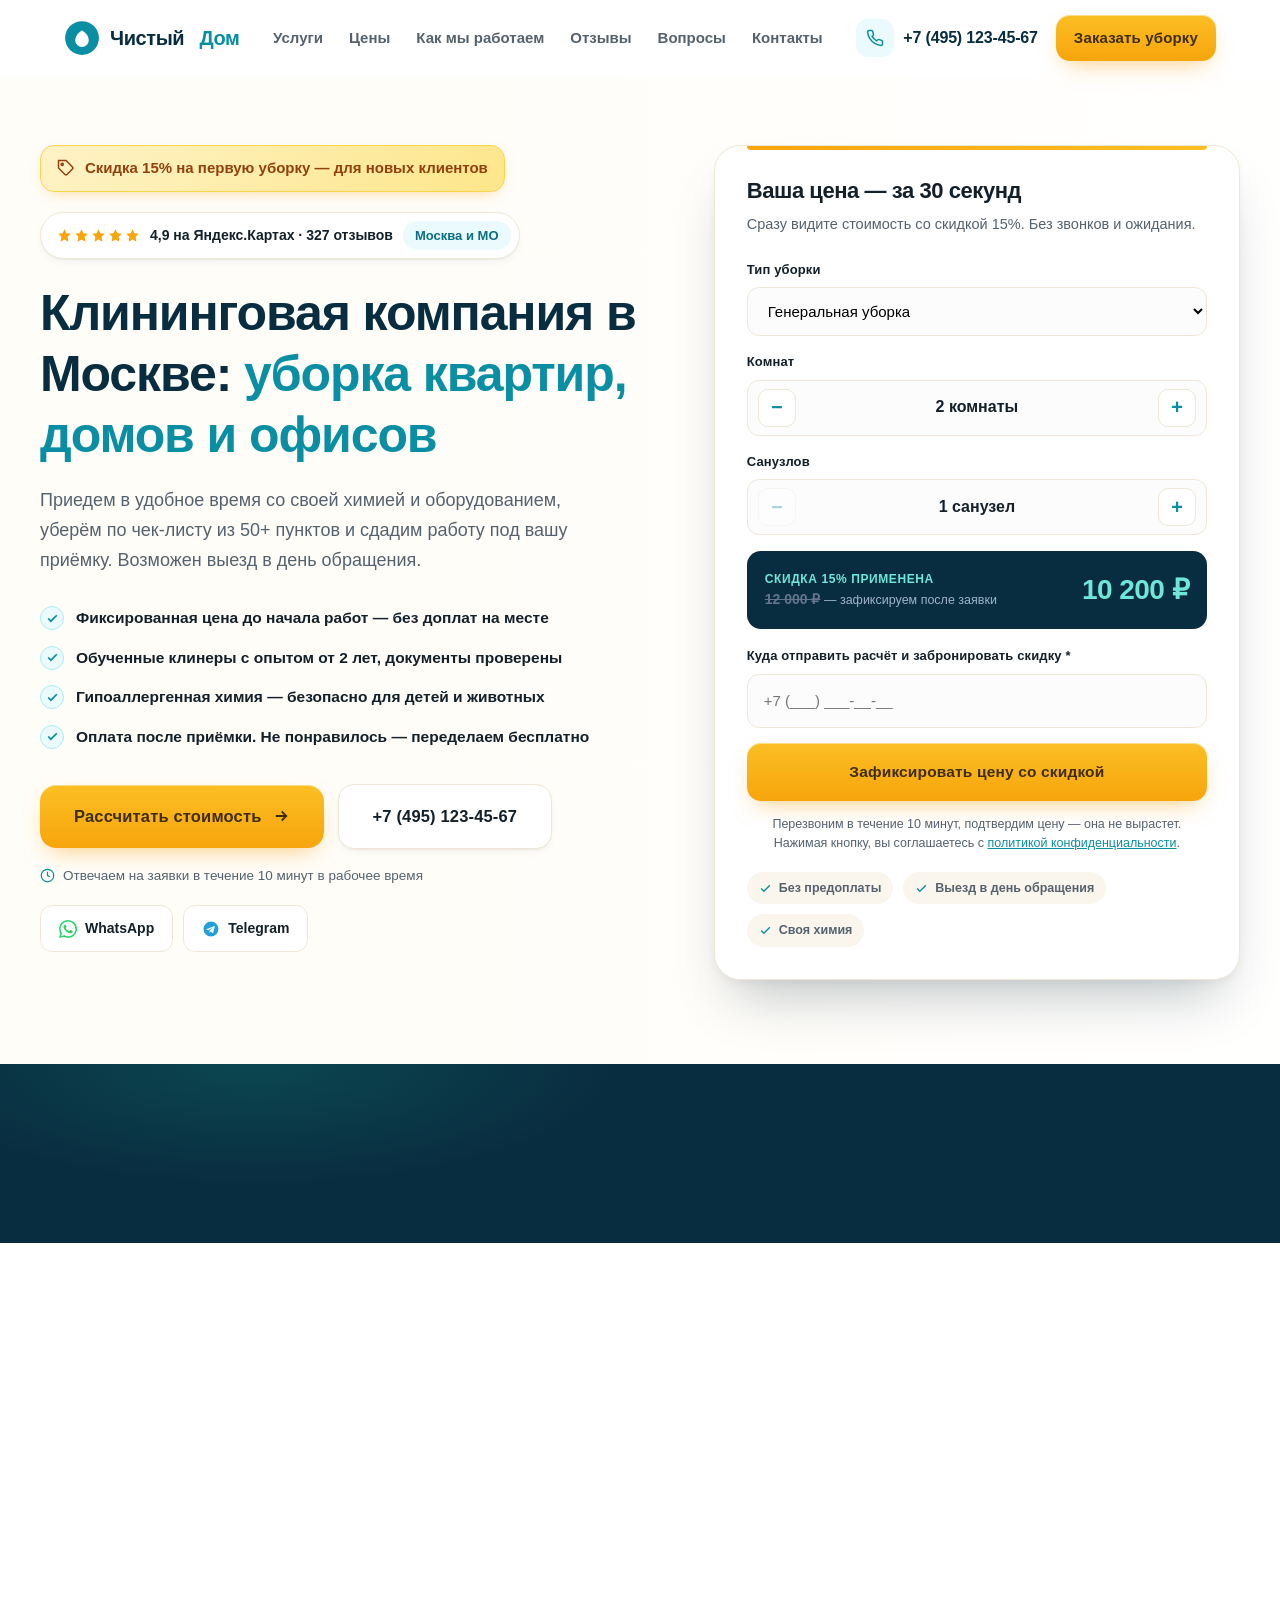
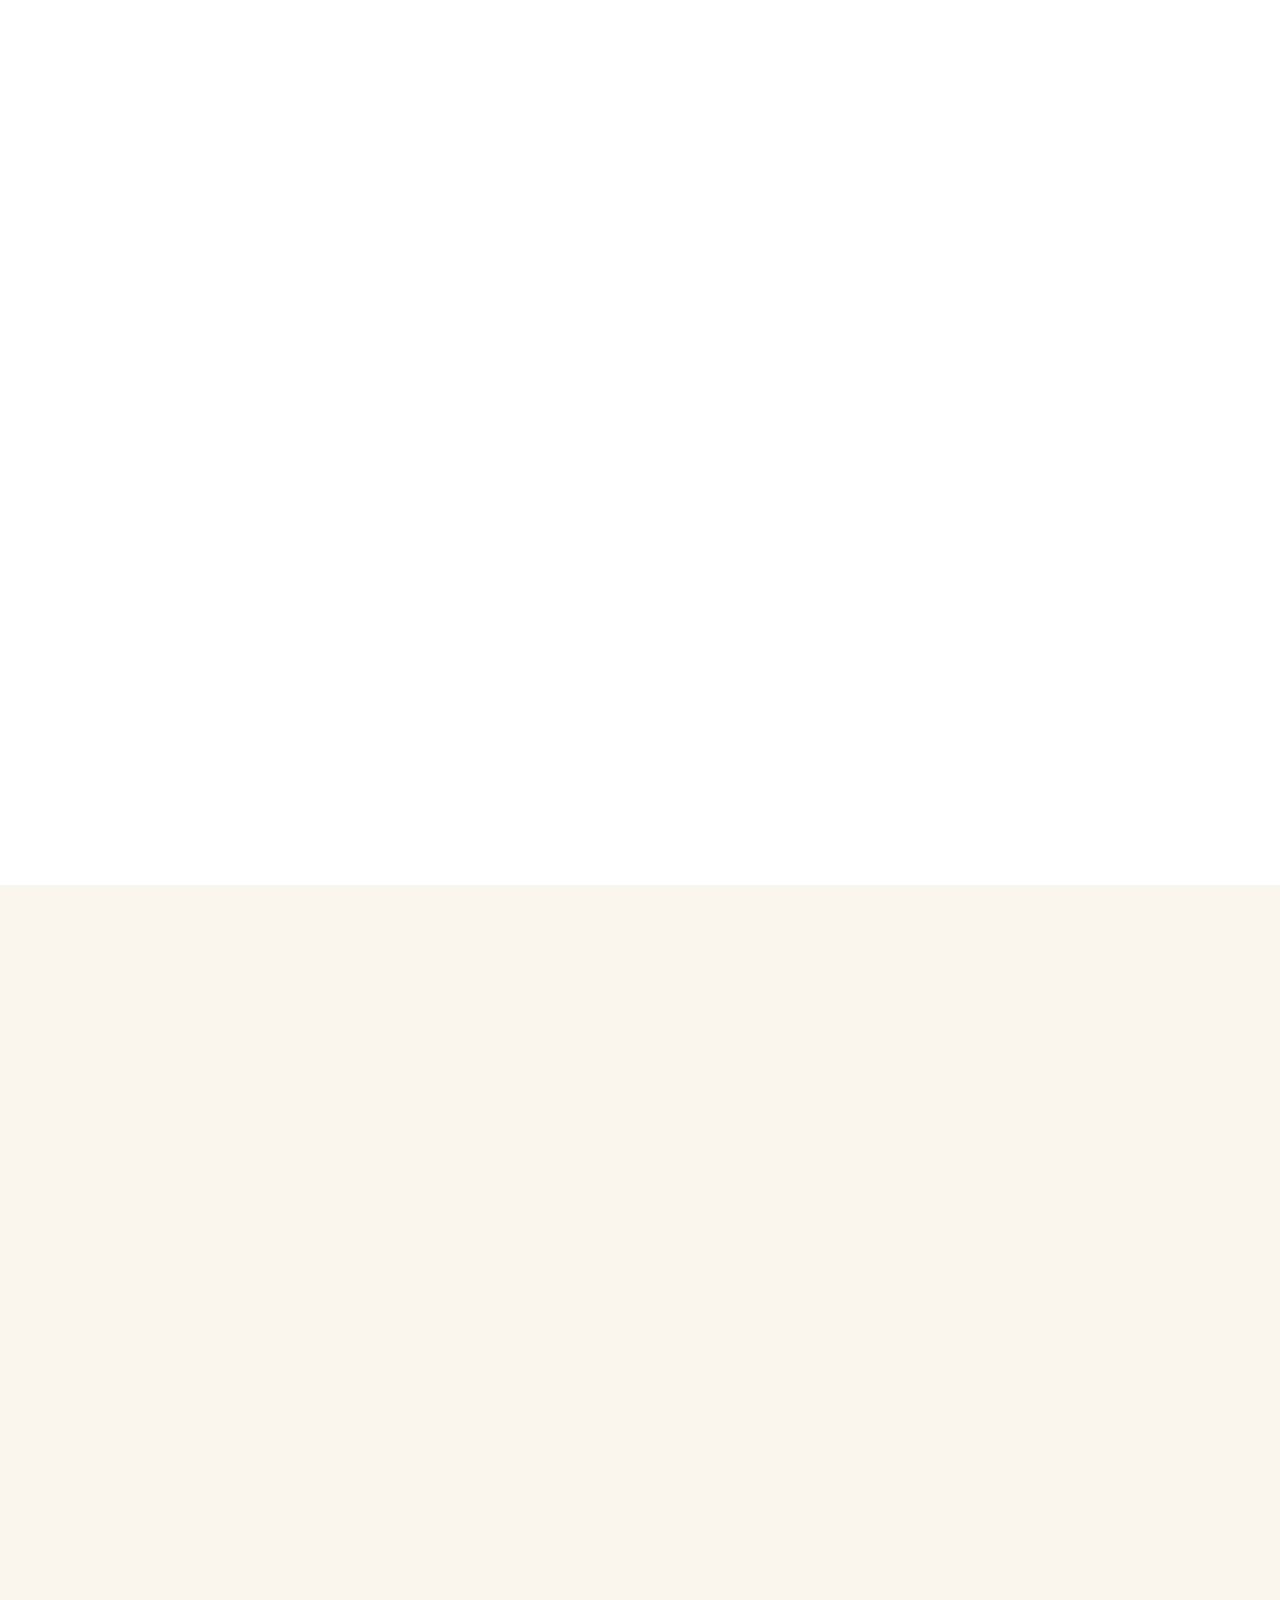
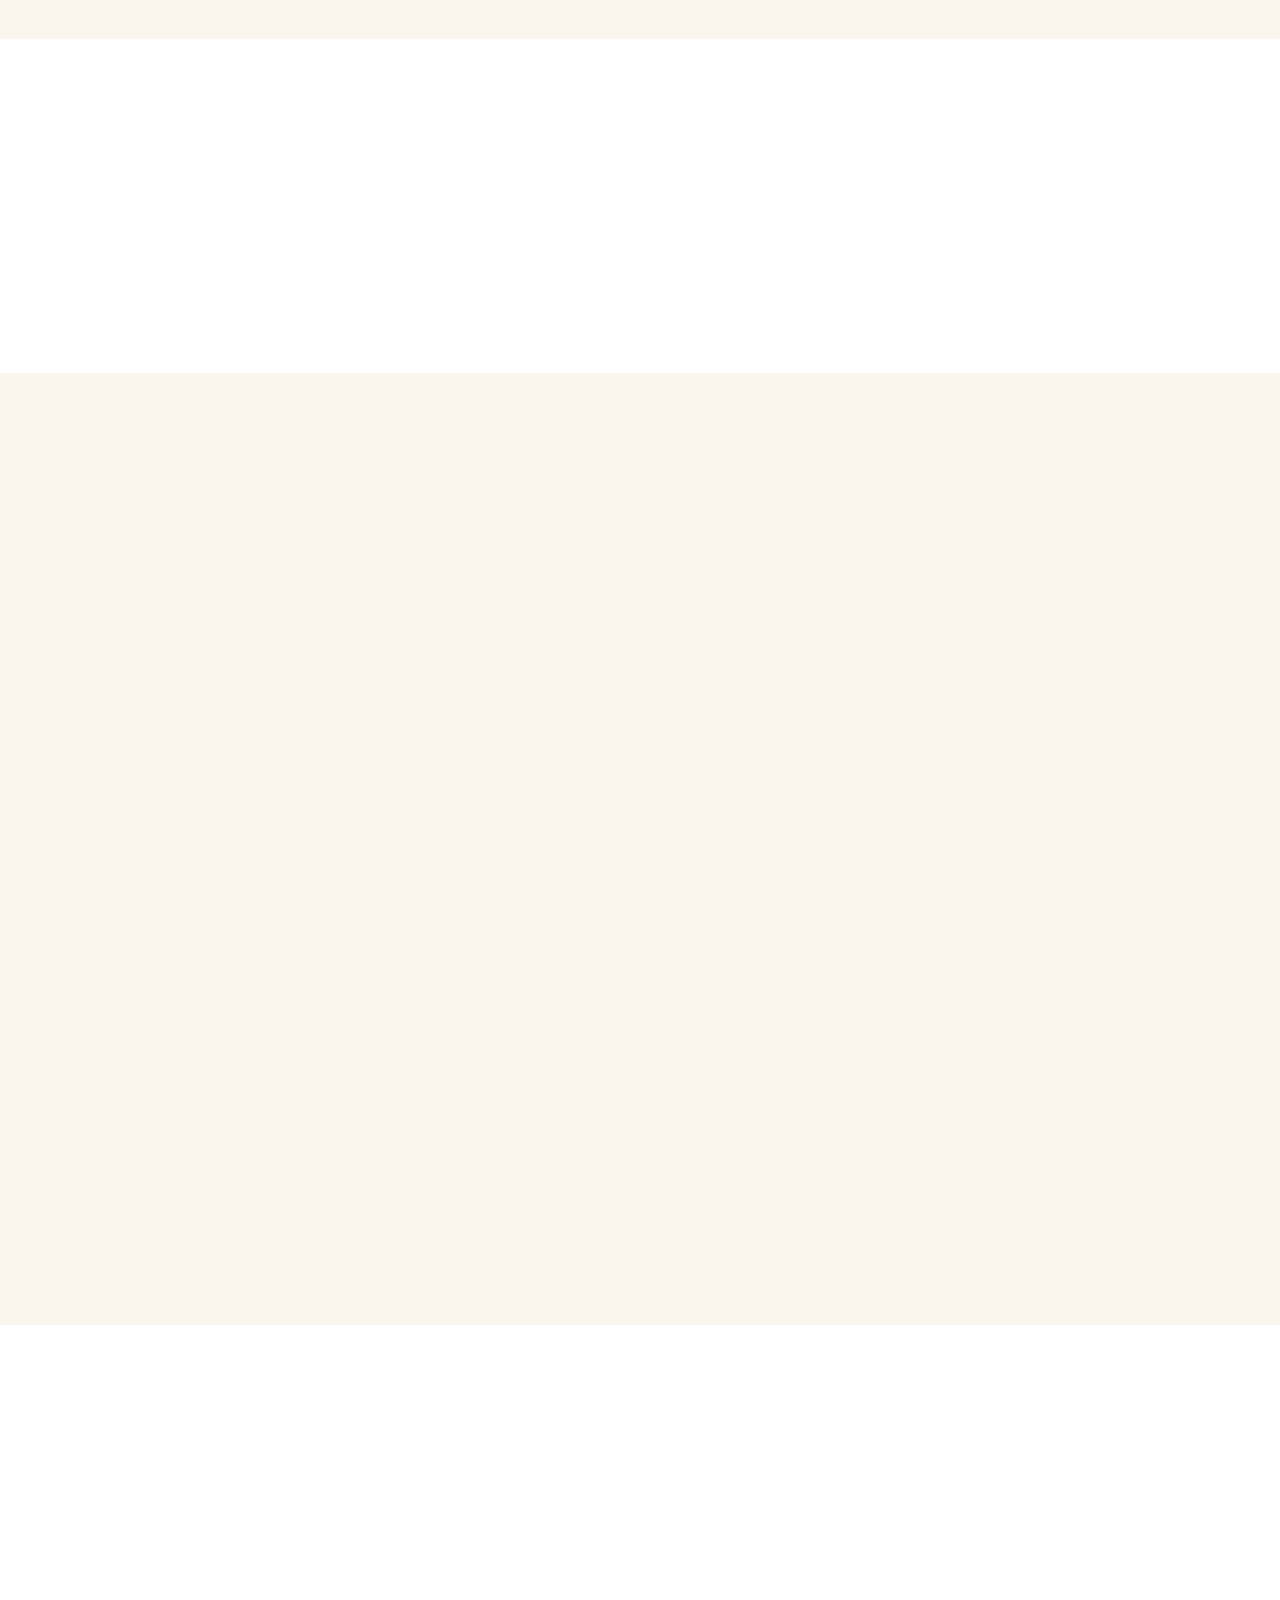
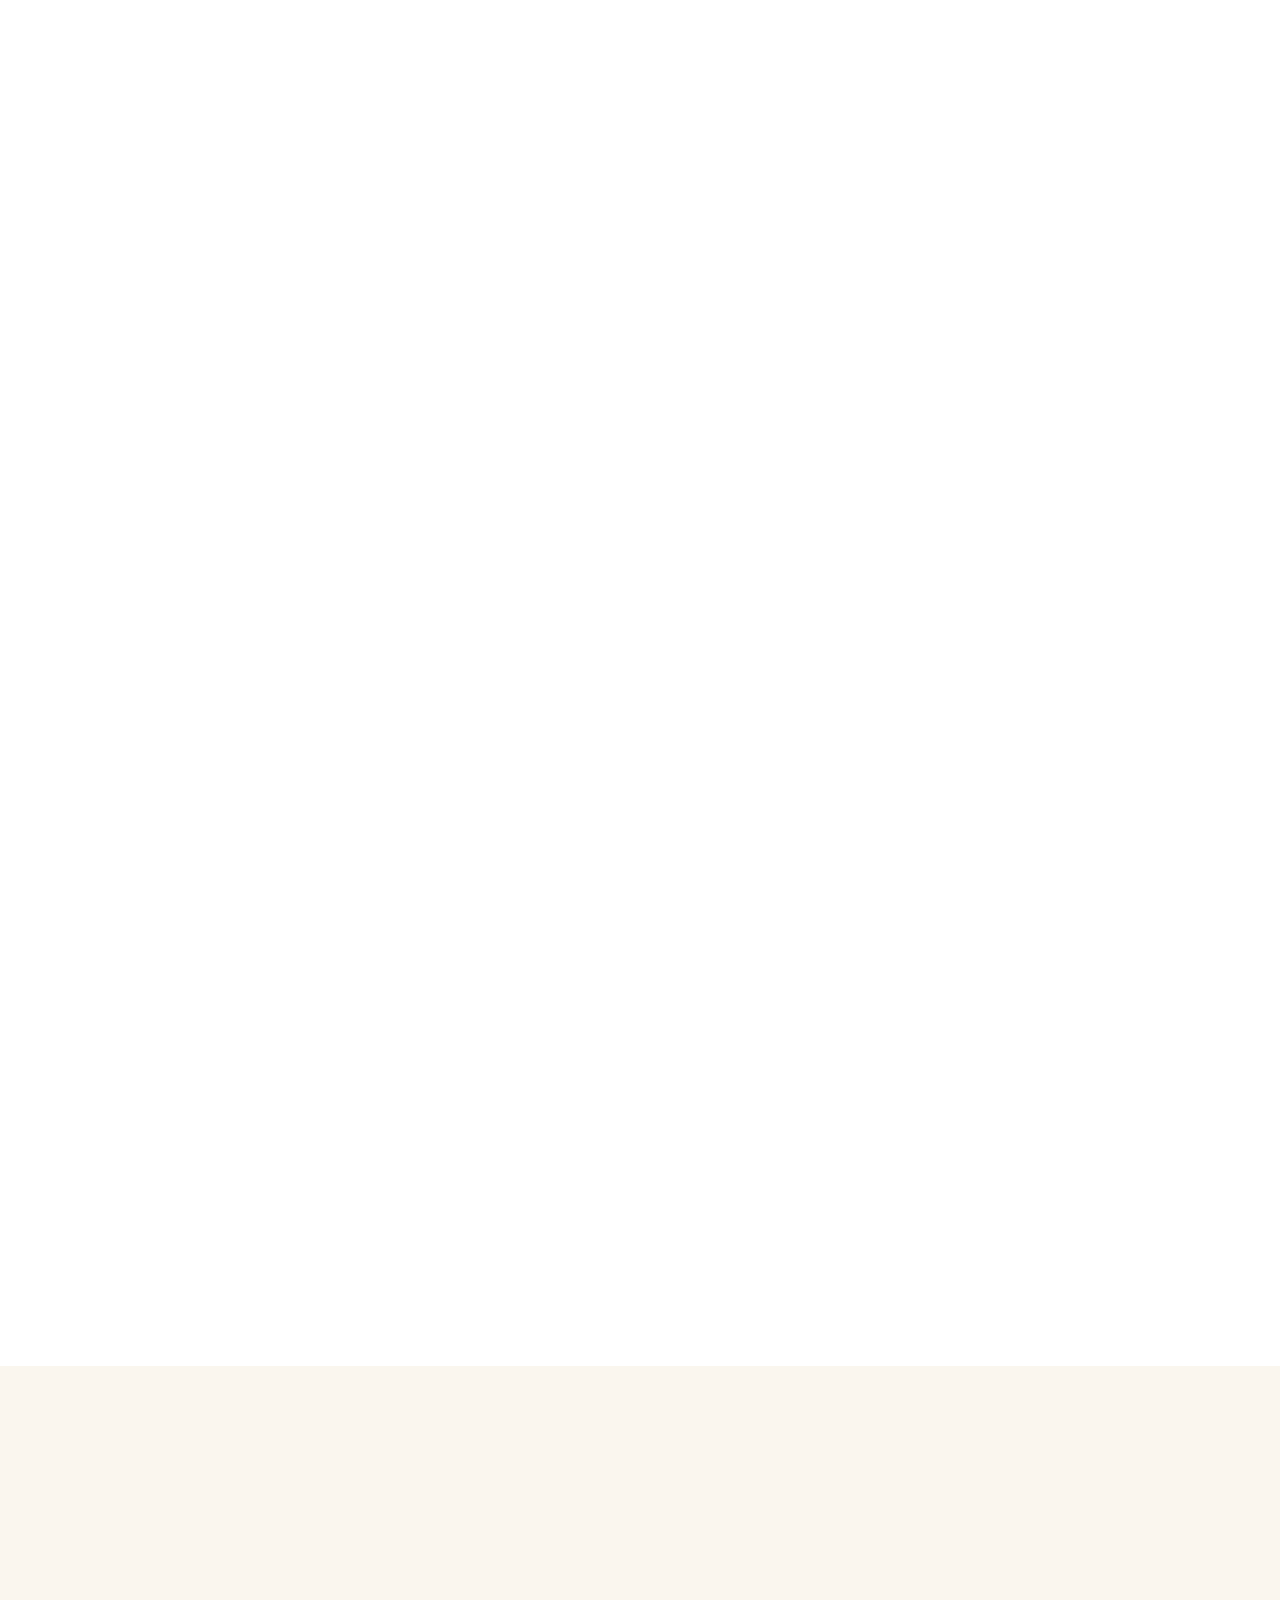
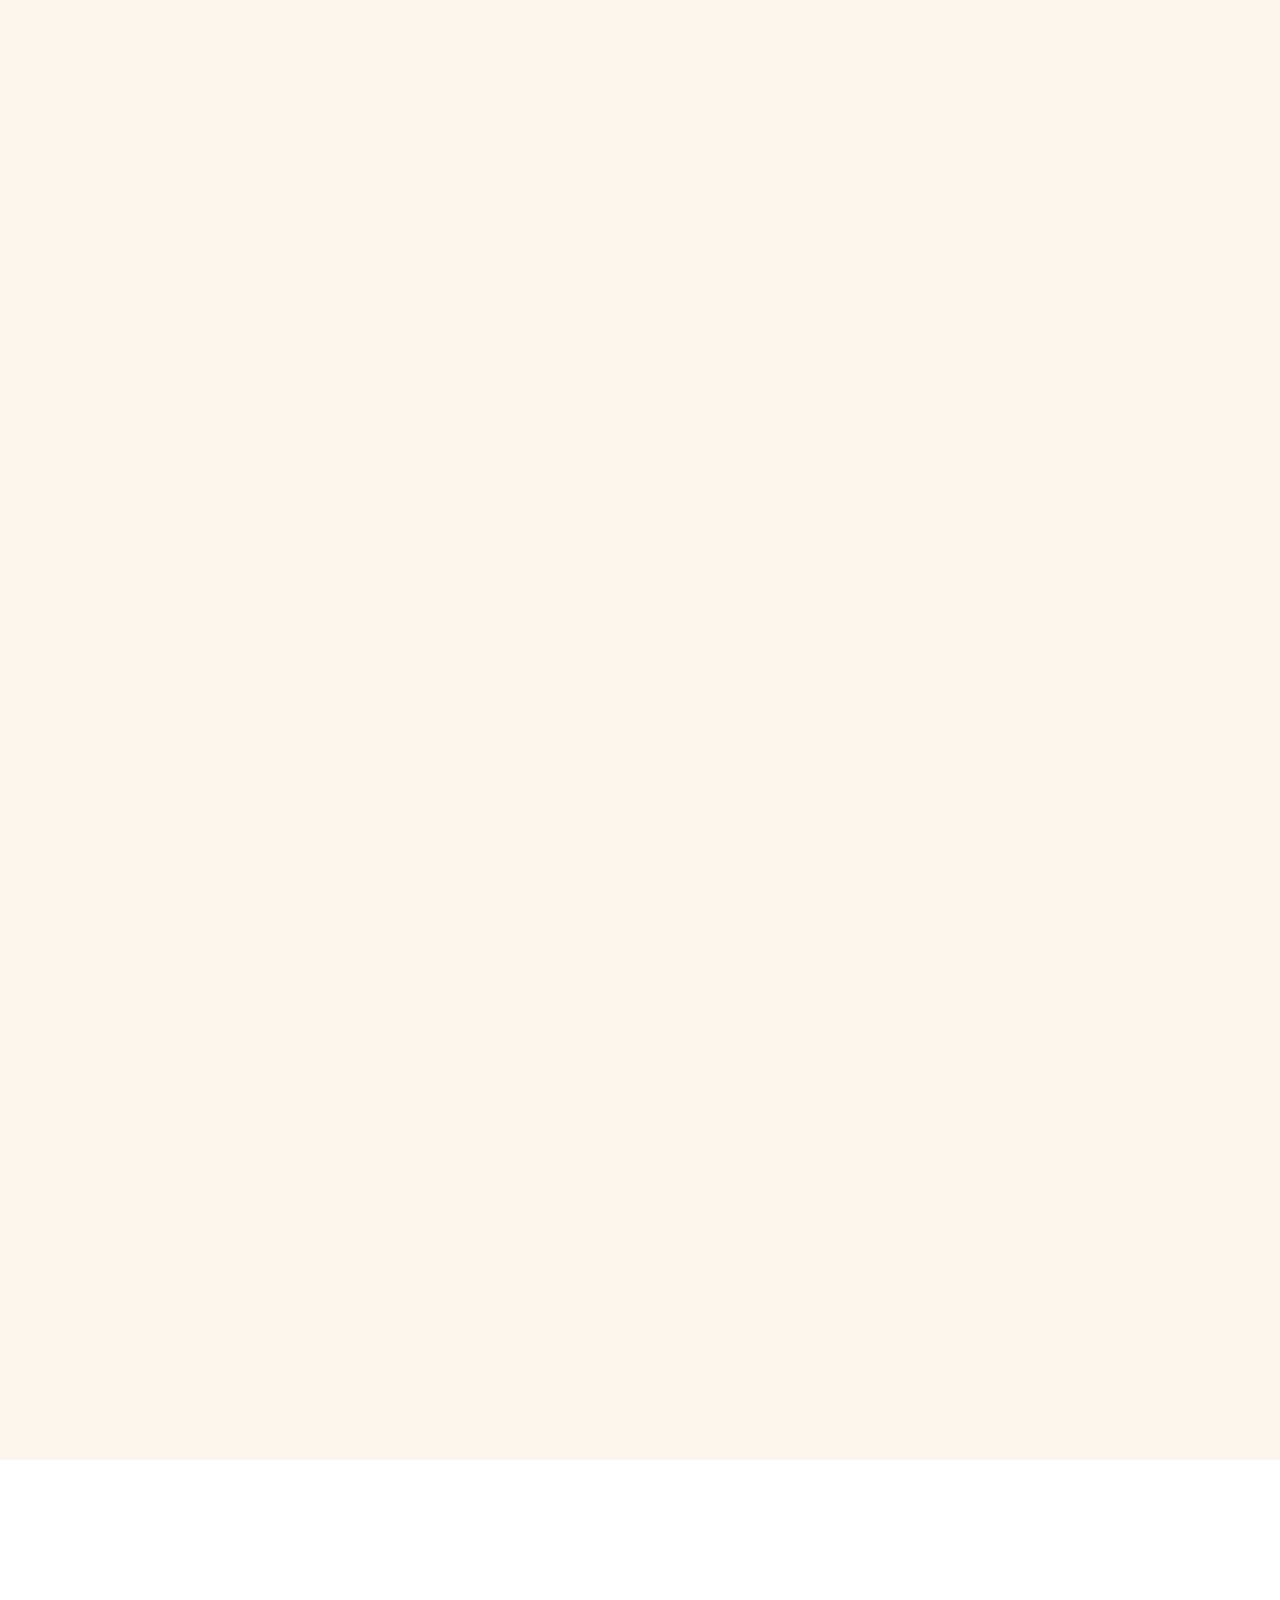
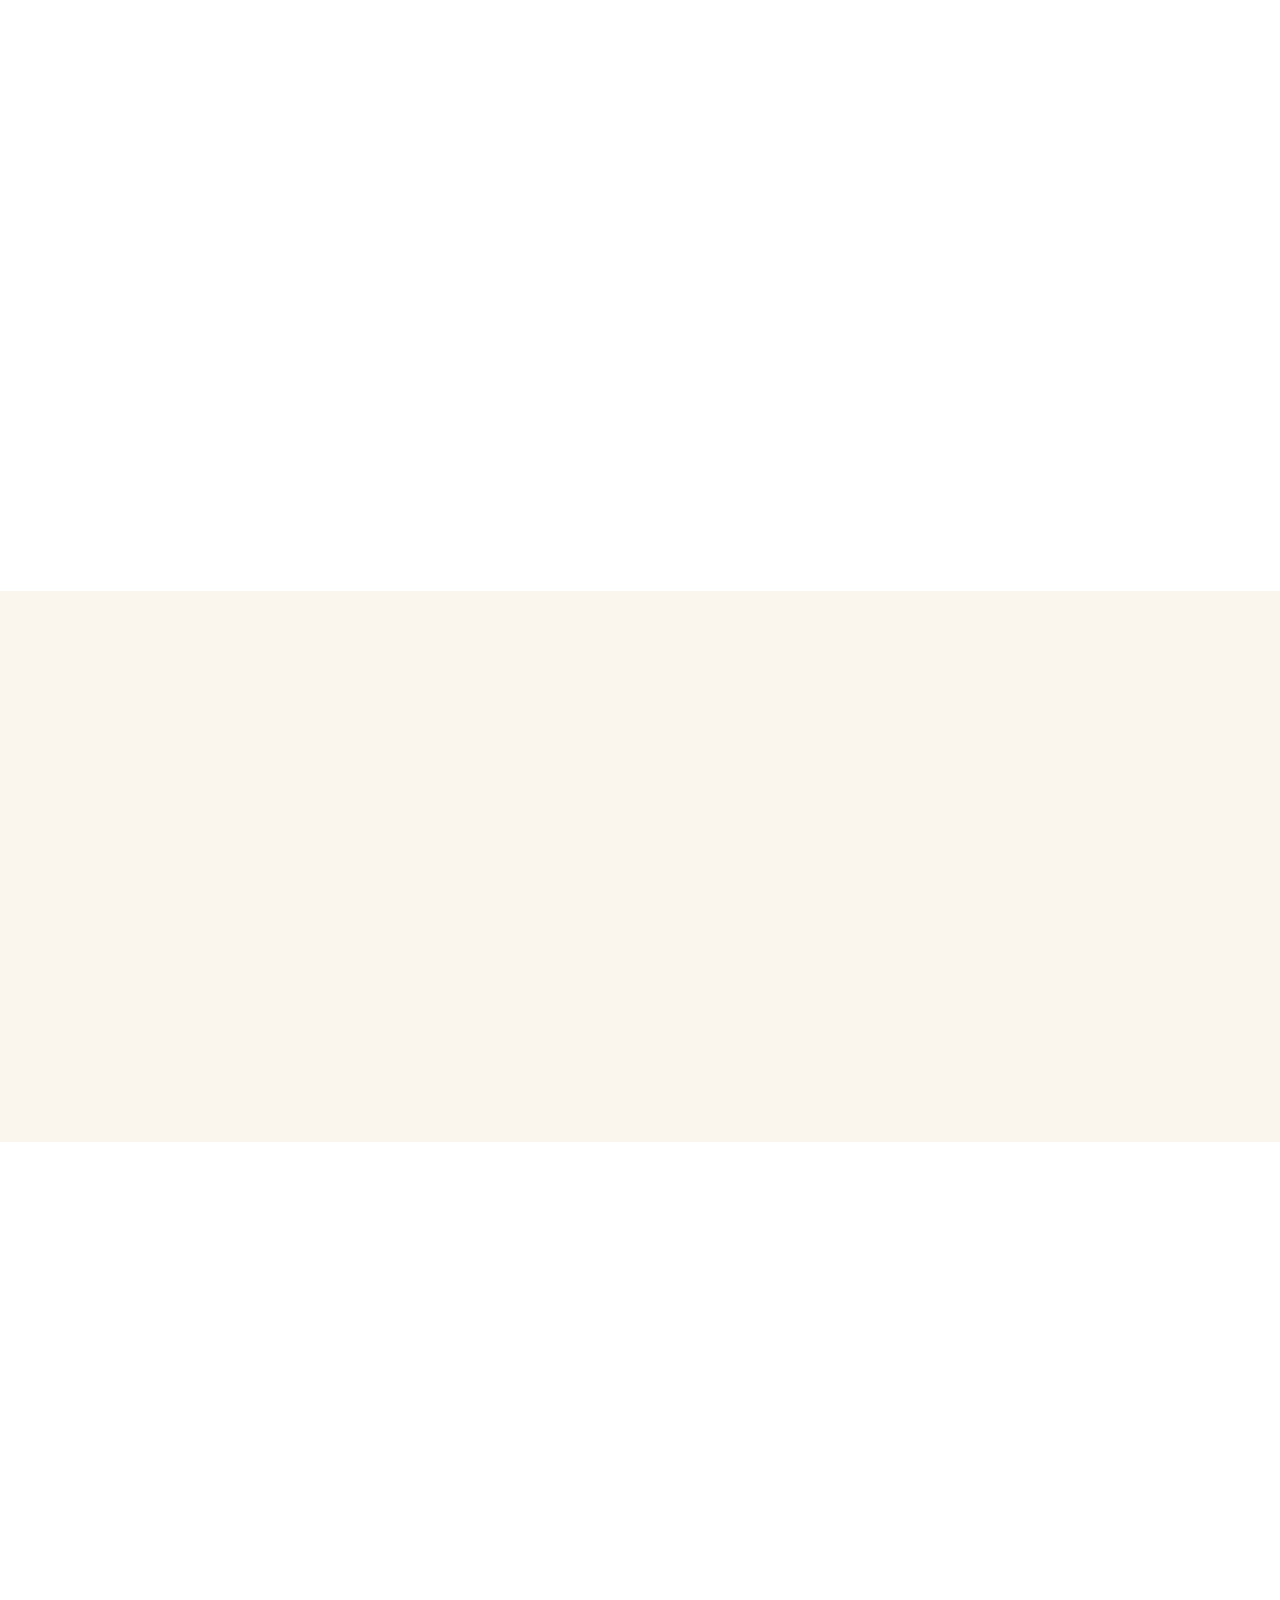
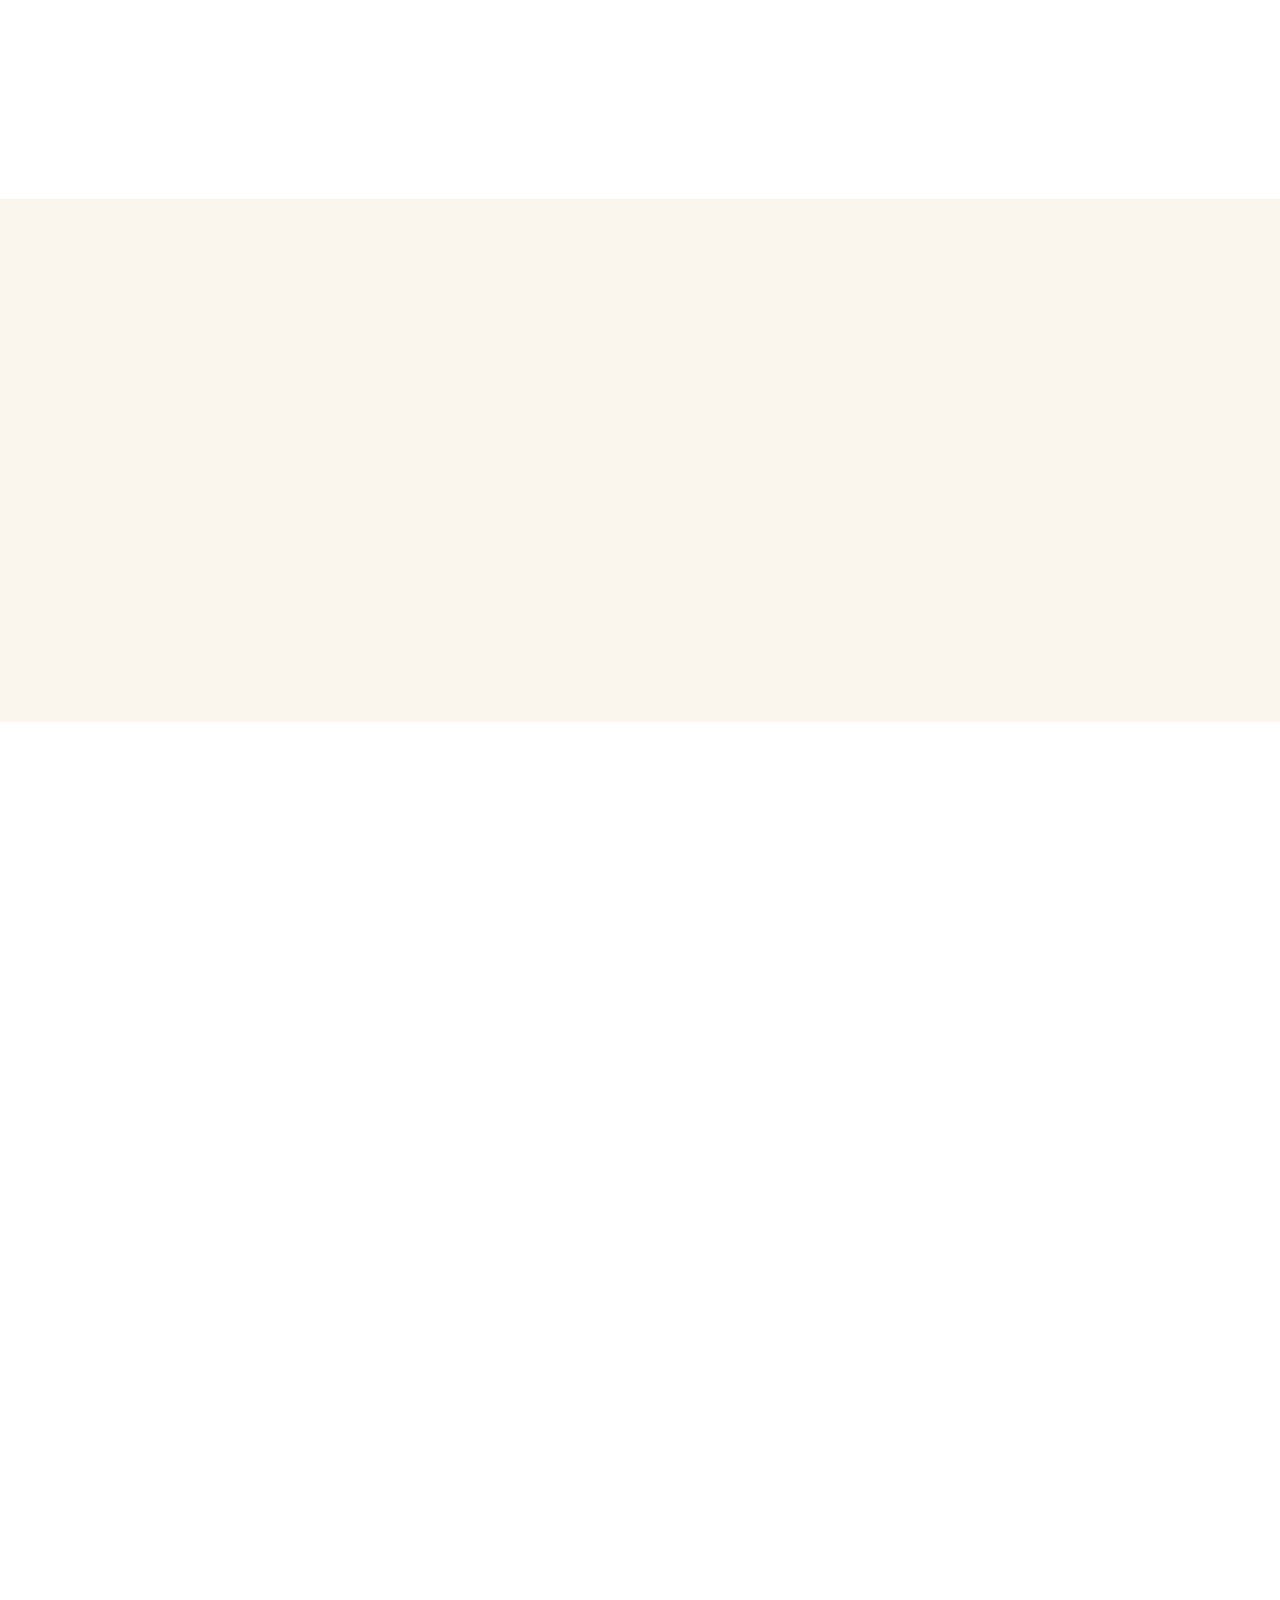
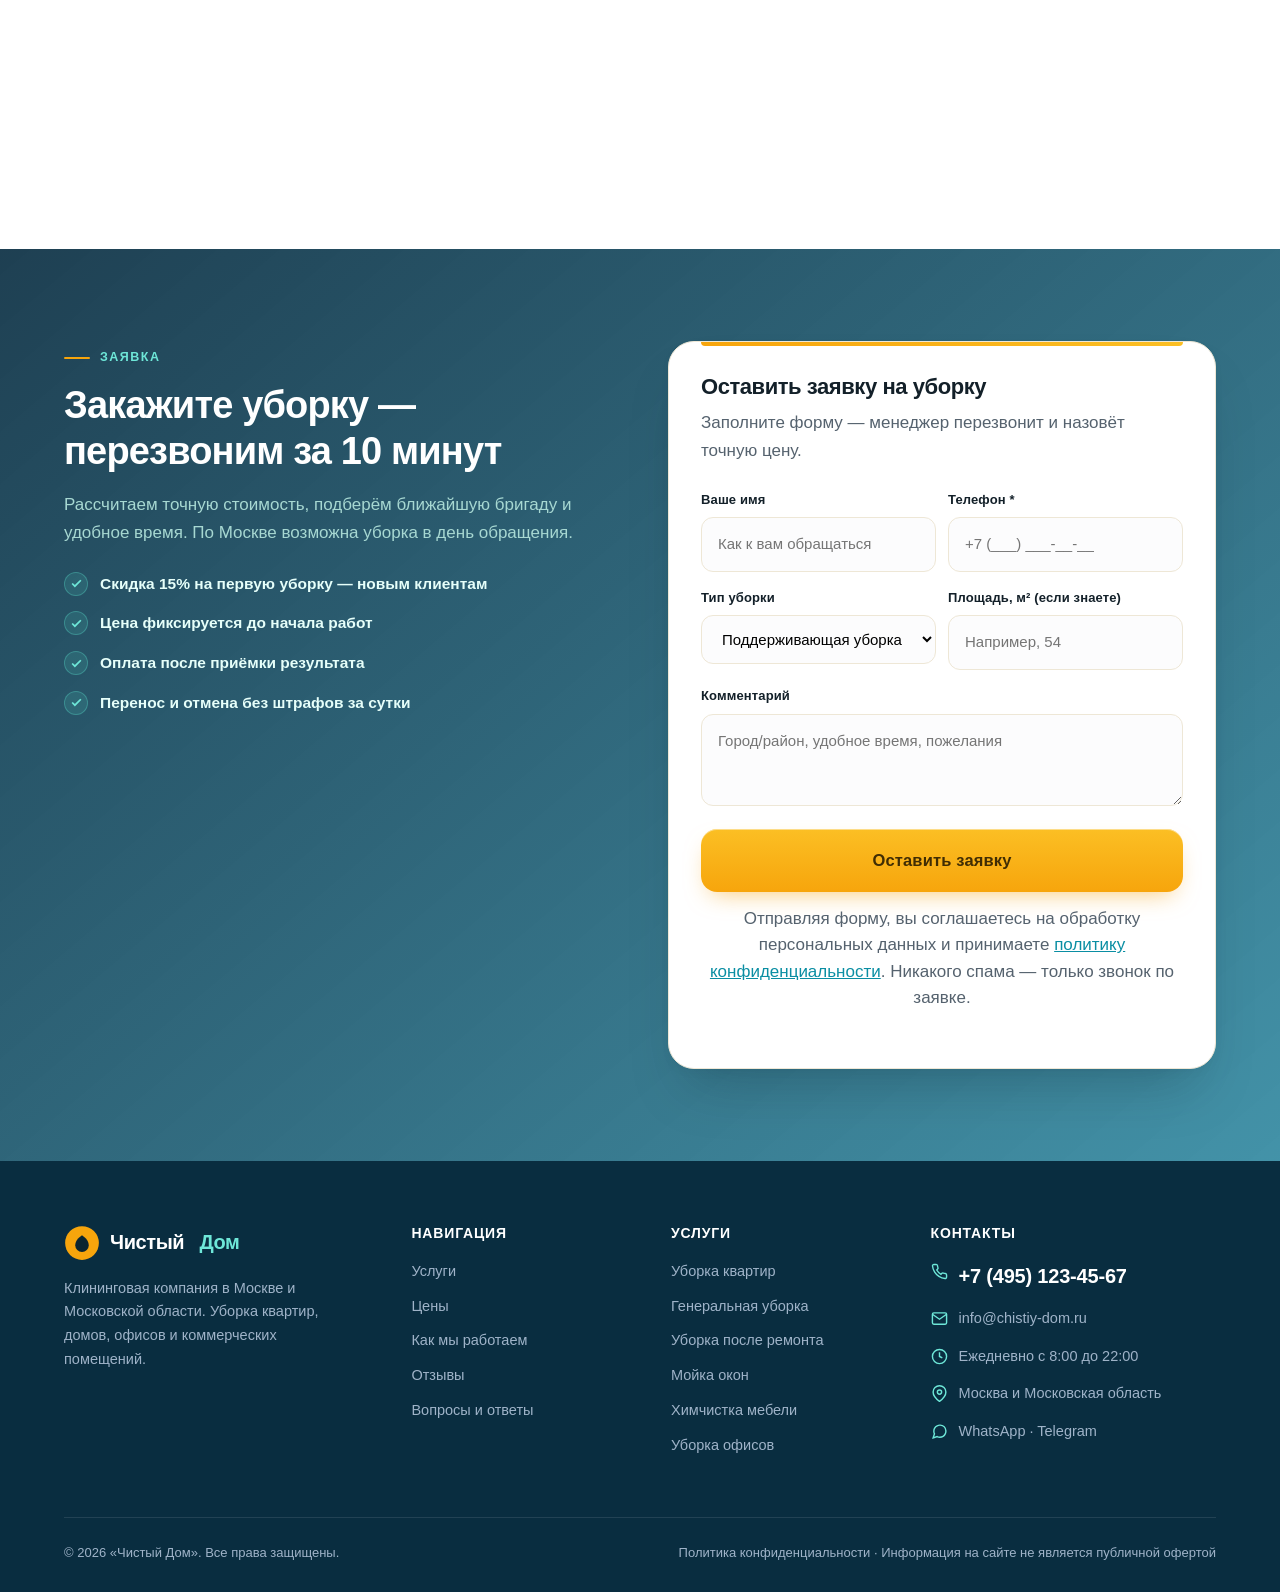
<file: app/index.html>
<!DOCTYPE html>
<html lang="ru">
<head>
  <meta charset="UTF-8">
  <meta http-equiv="refresh" content="0; url=https://arab27696797-ui.github.io/Klining/">
  <link rel="canonical" href="https://arab27696797-ui.github.io/Klining/">
  <title>Чистый Дом — переход на сайт</title>
</head>
<body>
  <p>Страница переехала: <a href="https://arab27696797-ui.github.io/Klining/">arab27696797-ui.github.io/Klining</a></p>
</body>
</html>
</file>
